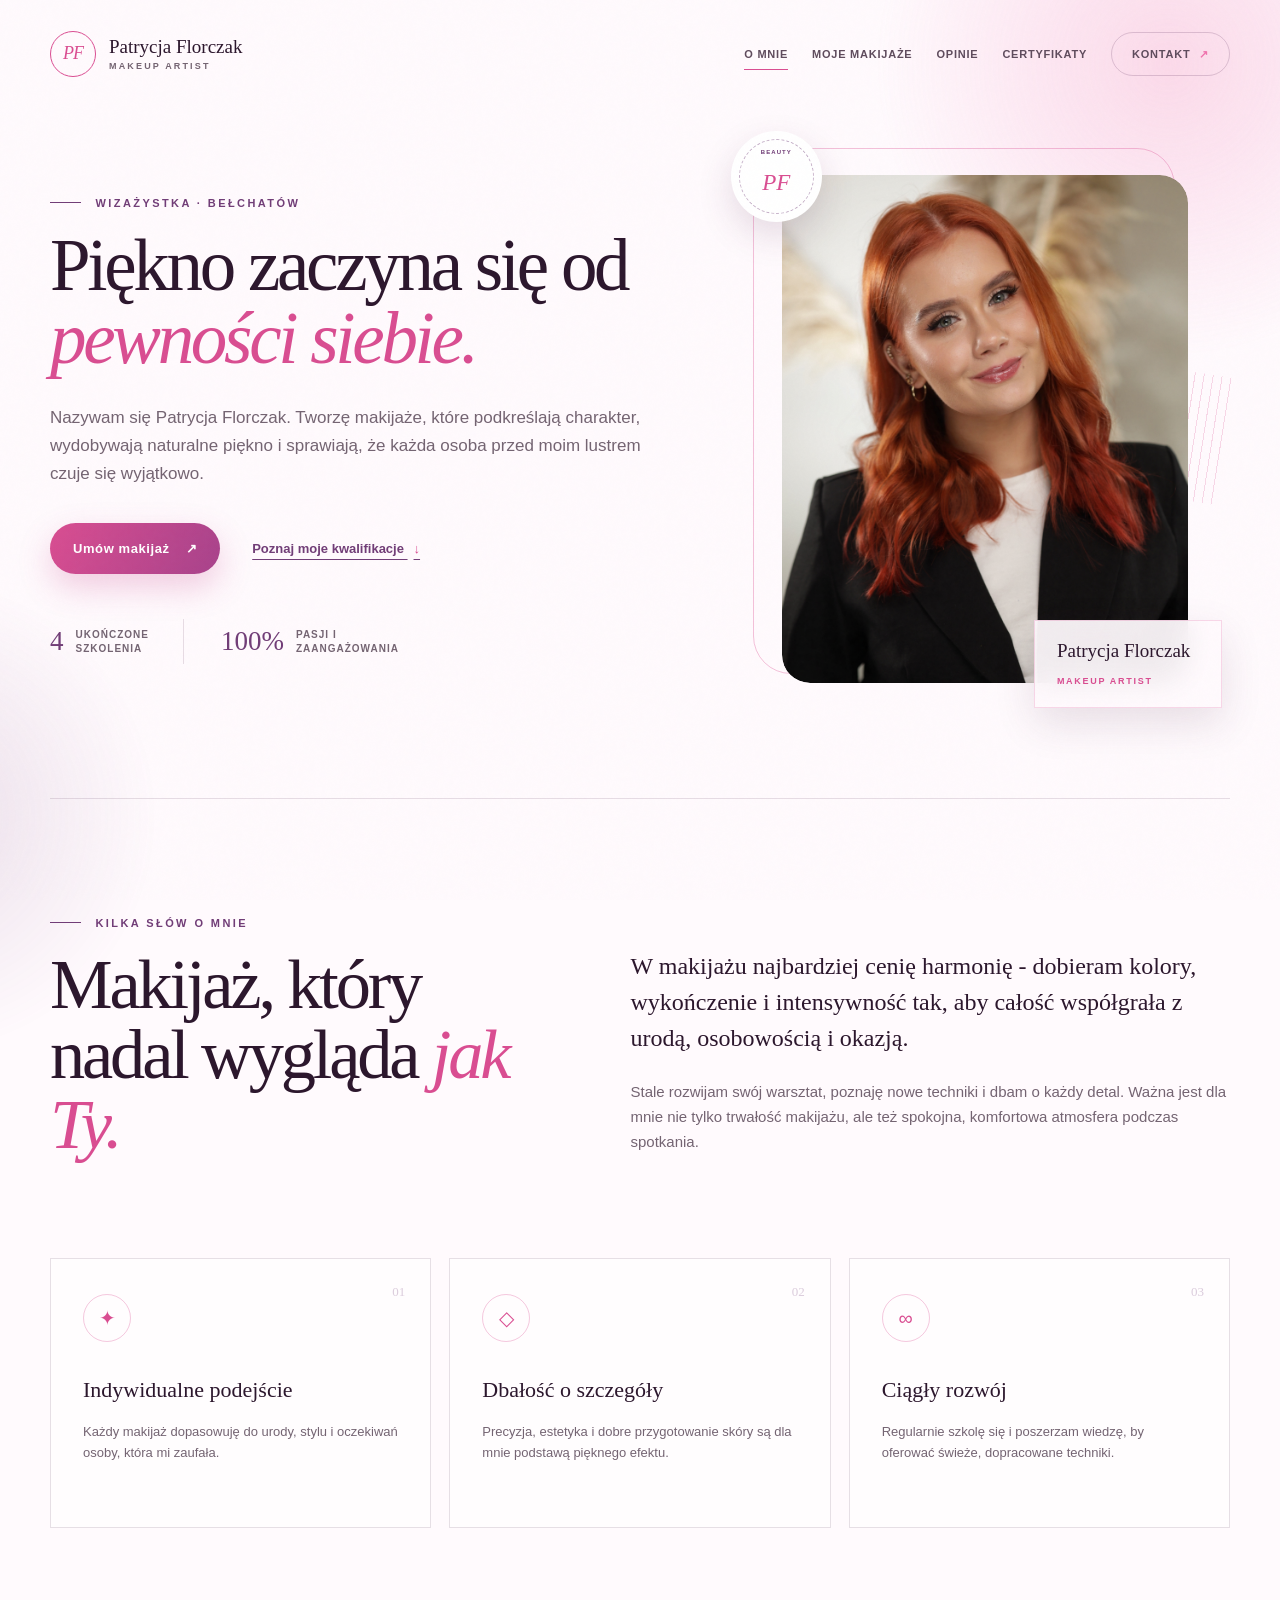
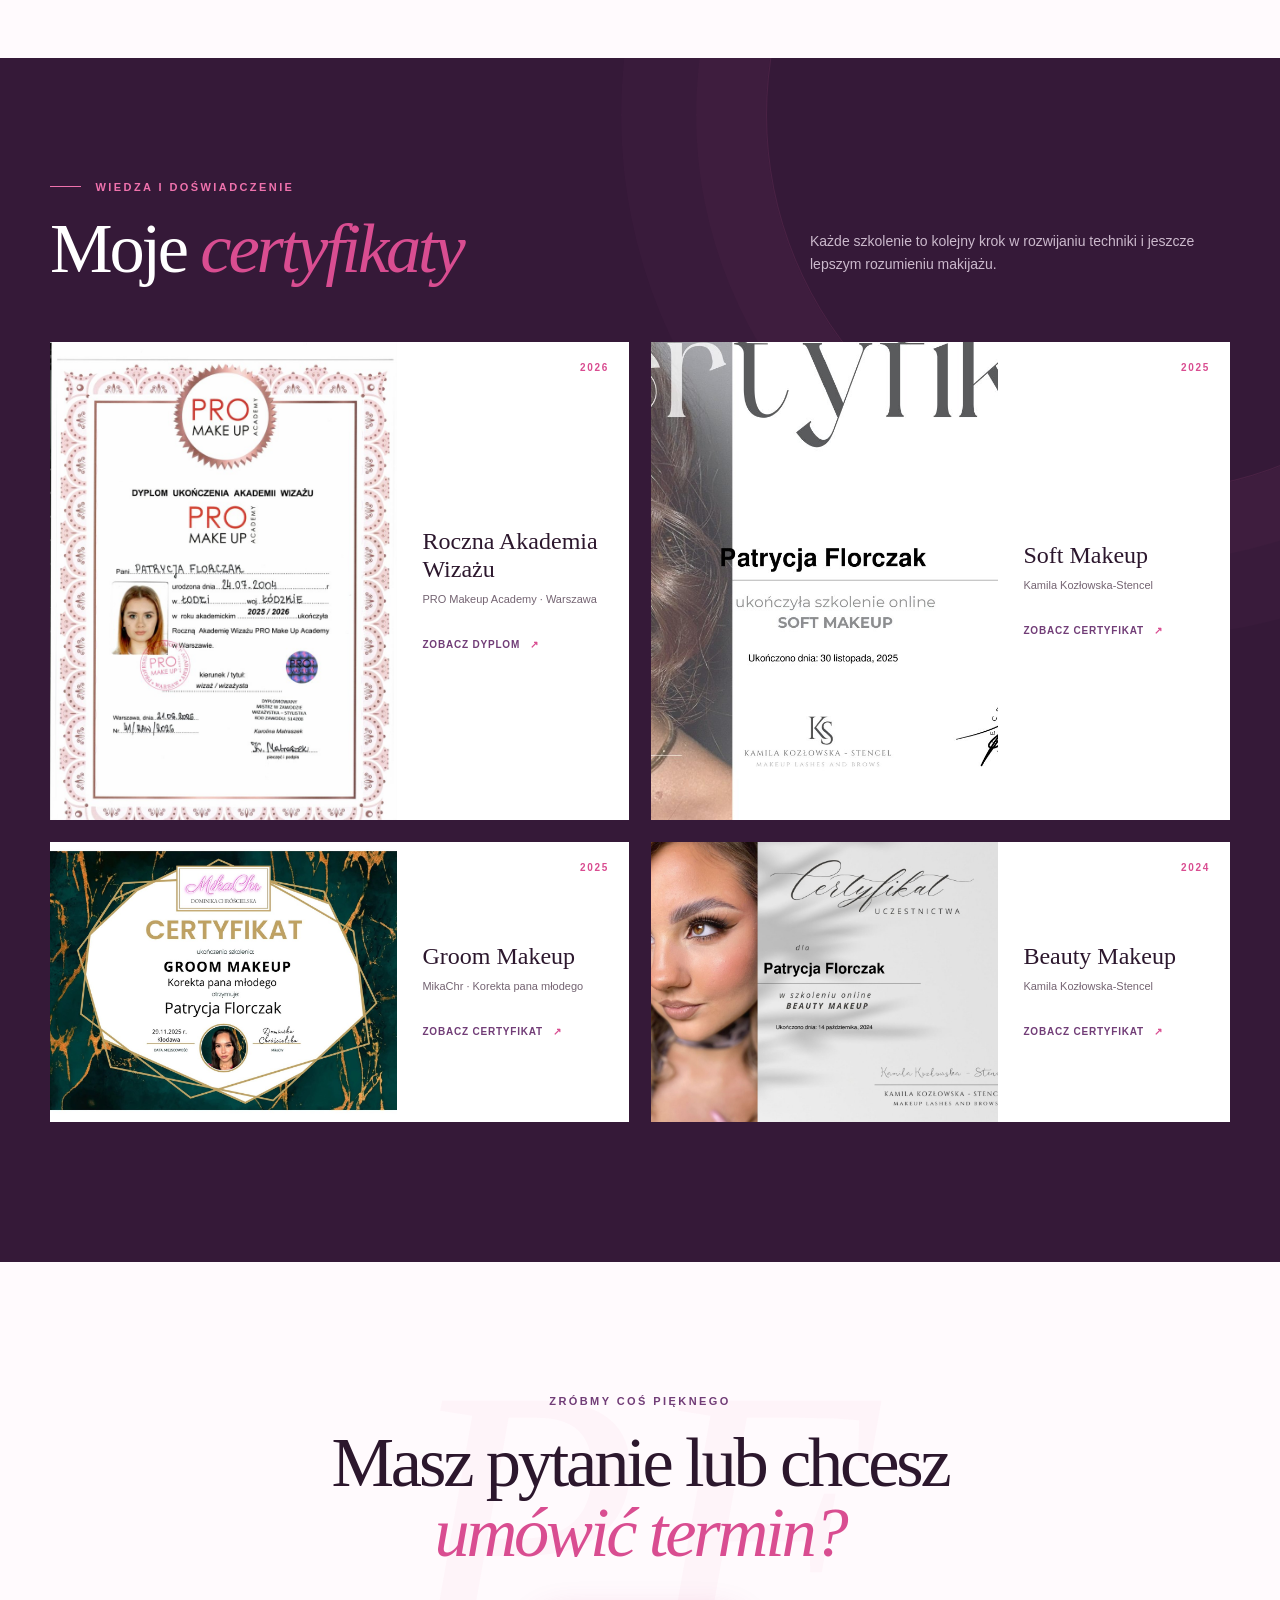
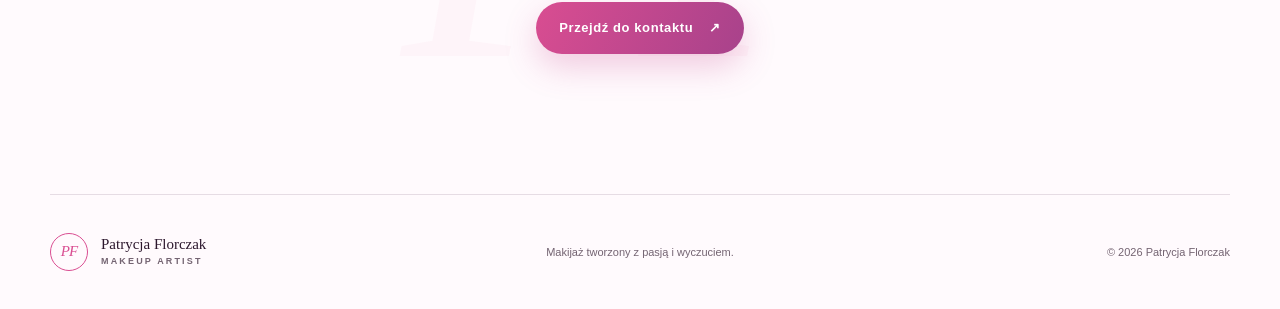
<file: index.html>
<!doctype html>
<html lang="pl">
<head>
  <meta charset="utf-8">
  <meta name="viewport" content="width=device-width, initial-scale=1">
  <meta name="description" content="Portfolio Patrycji Florczak - wizażystki, dla której makijaż jest sposobem na podkreślenie naturalnego piękna.">
  <title>Patrycja Florczak | Wizażystka</title>
  <link rel="stylesheet" href="styles.css?v=20260705-1">
  <script src="script.js?v=20260705-2" defer></script>
</head>
<body class="home-page">
  <div class="page-glow page-glow--one" aria-hidden="true"></div>
  <div class="page-glow page-glow--two" aria-hidden="true"></div>

  <header class="site-header">
    <a class="brand" href="index.html" aria-label="Patrycja Florczak - strona główna">
      <span class="brand-mark">PF</span>
      <span class="brand-text">Patrycja Florczak<small>Makeup artist</small></span>
    </a>

    <button class="menu-toggle" type="button" aria-expanded="false" aria-controls="main-nav">
      <span></span><span></span><span></span>
      <span class="sr-only">Otwórz menu</span>
    </button>

    <nav class="main-nav" id="main-nav" aria-label="Główna nawigacja">
      <a class="active" href="index.html" aria-current="page">O mnie</a>
      <a href="makijaze.html">Moje makijaże</a>
      <a href="opinie.html">Opinie</a>
      <a href="#certyfikaty">Certyfikaty</a>
      <a class="nav-contact" href="kontakt.html">Kontakt <span aria-hidden="true">↗</span></a>
    </nav>
  </header>

  <main>
    <section class="hero section-shell">
      <div class="hero-copy reveal">
        <p class="eyebrow"><span></span> Wizażystka · Bełchatów</p>
        <h1>Piękno zaczyna się od <em>pewności siebie.</em></h1>
        <p class="hero-lead">Nazywam się Patrycja Florczak. Tworzę makijaże, które podkreślają charakter, wydobywają naturalne piękno i sprawiają, że każda osoba przed moim lustrem czuje się wyjątkowo.</p>
        <div class="hero-actions">
          <a class="button button--primary" href="kontakt.html">Umów makijaż <span aria-hidden="true">↗</span></a>
          <a class="text-link" href="#certyfikaty">Poznaj moje kwalifikacje <span aria-hidden="true">↓</span></a>
        </div>
        <div class="hero-facts" aria-label="Najważniejsze informacje">
          <div><strong>4</strong><span>ukończone<br>szkolenia</span></div>
          <div><strong>100%</strong><span>pasji i<br>zaangażowania</span></div>
        </div>
      </div>

      <div class="hero-visual reveal reveal--delay">
        <div class="photo-frame">
          <div class="photo-accent" aria-hidden="true"></div>
          <button class="profile-photo-button" type="button" aria-label="Powiększ zdjęcie profilowe">
            <img src="assets/patrycja-florczak.JPG" alt="Patrycja Florczak - wizażystka" width="900" height="1200">
            <span class="photo-zoom-hint" aria-hidden="true">Powiększ ↗</span>
          </button>
          <div class="photo-caption">
            <span>Patrycja Florczak</span>
            <small>Makeup artist</small>
          </div>
        </div>
        <div class="round-stamp" aria-hidden="true"><span></span></div>
      </div>
    </section>

    <section class="about section-shell" id="o-mnie">
      <div class="section-intro reveal">
        <p class="eyebrow"><span></span> Kilka słów o mnie</p>
        <h2>Makijaż, który nadal wygląda <em>jak Ty.</em></h2>
      </div>
      <div class="about-copy reveal reveal--delay">
        <p class="lead-paragraph">W makijażu najbardziej cenię harmonię - dobieram kolory, wykończenie i intensywność tak, aby całość współgrała z urodą, osobowością i okazją.</p>
        <p>Stale rozwijam swój warsztat, poznaję nowe techniki i dbam o każdy detal. Ważna jest dla mnie nie tylko trwałość makijażu, ale też spokojna, komfortowa atmosfera podczas spotkania.</p>
      </div>

      <div class="values-grid">
        <article class="value-card reveal">
          <span class="value-number">01</span>
          <div class="value-icon" aria-hidden="true">✦</div>
          <h3>Indywidualne podejście</h3>
          <p>Każdy makijaż dopasowuję do urody, stylu i oczekiwań osoby, która mi zaufała.</p>
        </article>
        <article class="value-card reveal reveal--delay">
          <span class="value-number">02</span>
          <div class="value-icon" aria-hidden="true">◇</div>
          <h3>Dbałość o szczegóły</h3>
          <p>Precyzja, estetyka i dobre przygotowanie skóry są dla mnie podstawą pięknego efektu.</p>
        </article>
        <article class="value-card reveal reveal--delay-2">
          <span class="value-number">03</span>
          <div class="value-icon" aria-hidden="true">∞</div>
          <h3>Ciągły rozwój</h3>
          <p>Regularnie szkolę się i poszerzam wiedzę, by oferować świeże, dopracowane techniki.</p>
        </article>
      </div>
    </section>

    <section class="certificates" id="certyfikaty">
      <div class="section-shell">
        <div class="certificates-heading reveal">
          <div>
            <p class="eyebrow eyebrow--light"><span></span> Wiedza i doświadczenie</p>
            <h2>Moje <em>certyfikaty</em></h2>
          </div>
          <p>Każde szkolenie to kolejny krok w rozwijaniu techniki i jeszcze lepszym rozumieniu makijażu.</p>
        </div>

        <div class="certificates-grid">
          <a class="certificate-card certificate-card--portrait reveal" href="assets/dyplom-pro-makeup.jpg" target="_blank" rel="noopener" aria-label="Otwórz dyplom Akademii Wizażu PRO Makeup Academy jako obraz JPG">
            <div class="certificate-image"><img src="assets/dyplom-pro-makeup.jpg" alt="Dyplom Akademii Wizażu PRO Makeup Academy" loading="lazy"></div>
            <div class="certificate-info">
              <span class="certificate-year">2026</span>
              <h3>Roczna Akademia Wizażu</h3>
              <p>PRO Makeup Academy · Warszawa</p>
              <span class="certificate-link">Zobacz dyplom <b aria-hidden="true">↗</b></span>
            </div>
          </a>

          <a class="certificate-card reveal reveal--delay" href="assets/certyfikat-soft-makeup.jpg" target="_blank" rel="noopener" aria-label="Otwórz certyfikat Soft Makeup jako obraz JPG">
            <div class="certificate-image"><img src="assets/certyfikat-soft-makeup.jpg" alt="Certyfikat szkolenia Soft Makeup" loading="lazy"></div>
            <div class="certificate-info">
              <span class="certificate-year">2025</span>
              <h3>Soft Makeup</h3>
              <p>Kamila Kozłowska-Stencel</p>
              <span class="certificate-link">Zobacz certyfikat <b aria-hidden="true">↗</b></span>
            </div>
          </a>

          <a class="certificate-card reveal" href="assets/certyfikat-groom-makeup.jpg" target="_blank" rel="noopener" aria-label="Otwórz certyfikat Groom Makeup">
            <div class="certificate-image"><img src="assets/certyfikat-groom-makeup.jpg" alt="Certyfikat szkolenia Groom Makeup" loading="lazy"></div>
            <div class="certificate-info">
              <span class="certificate-year">2025</span>
              <h3>Groom Makeup</h3>
              <p>MikaChr · Korekta pana młodego</p>
              <span class="certificate-link">Zobacz certyfikat <b aria-hidden="true">↗</b></span>
            </div>
          </a>

          <a class="certificate-card reveal reveal--delay" href="assets/certyfikat-beauty-makeup.jpg" target="_blank" rel="noopener" aria-label="Otwórz certyfikat Beauty Makeup jako obraz JPG">
            <div class="certificate-image"><img src="assets/certyfikat-beauty-makeup.jpg" alt="Certyfikat szkolenia Beauty Makeup" loading="lazy"></div>
            <div class="certificate-info">
              <span class="certificate-year">2024</span>
              <h3>Beauty Makeup</h3>
              <p>Kamila Kozłowska-Stencel</p>
              <span class="certificate-link">Zobacz certyfikat <b aria-hidden="true">↗</b></span>
            </div>
          </a>
        </div>
      </div>
    </section>

    <section class="cta section-shell reveal">
      <div class="cta-decoration" aria-hidden="true">PF</div>
      <p class="eyebrow"><span></span> Zróbmy coś pięknego</p>
      <h2>Masz pytanie lub chcesz<br><em>umówić termin?</em></h2>
      <a class="button button--primary" href="kontakt.html">Przejdź do kontaktu <span aria-hidden="true">↗</span></a>
    </section>
  </main>

  <dialog class="profile-dialog" id="profile-dialog" aria-label="Powiększone zdjęcie profilowe Patrycji Florczak">
    <button class="profile-dialog-close" type="button" aria-label="Zamknij powiększone zdjęcie">×</button>
    <div class="profile-dialog-content">
      <img src="assets/patrycja-florczak.JPG" alt="Patrycja Florczak - zdjęcie profilowe w pełnym rozmiarze">
      <p>Patrycja Florczak <span>Makeup artist</span></p>
    </div>
  </dialog>

  <footer class="site-footer">
    <a class="brand brand--footer" href="index.html">
      <span class="brand-mark">PF</span>
      <span class="brand-text">Patrycja Florczak<small>Makeup artist</small></span>
    </a>
    <p>Makijaż tworzony z pasją i wyczuciem.</p>
    <p class="copyright">© <span data-current-year>2026</span> Patrycja Florczak</p>
  </footer>
</body>
</html>
</file>
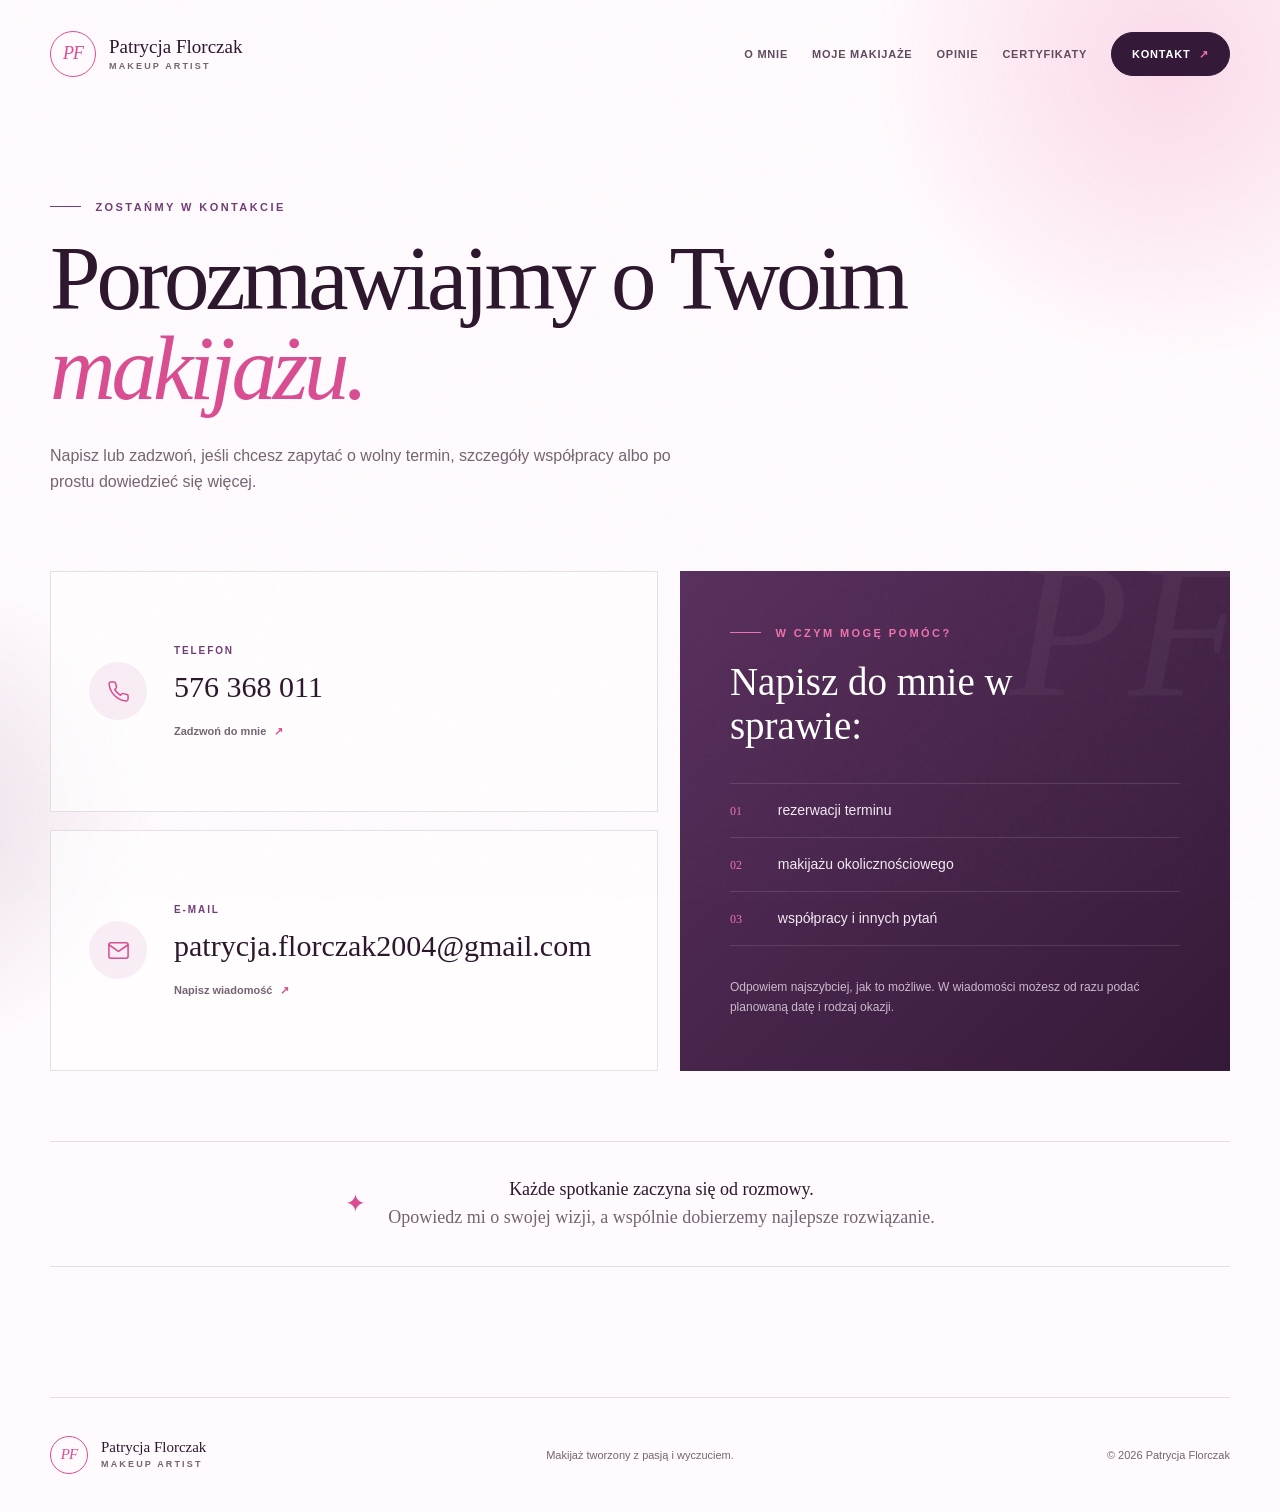
<file: kontakt.html>
<!doctype html>
<html lang="pl">
<head>
  <meta charset="utf-8">
  <meta name="viewport" content="width=device-width, initial-scale=1">
  <meta name="description" content="Skontaktuj się z Patrycją Florczak - wizażystką z Łodzi.">
  <title>Kontakt | Patrycja Florczak</title>
  <link rel="stylesheet" href="styles.css?v=20260705-1">
  <script src="script.js?v=20260705-2" defer></script>
</head>
<body class="contact-page">
  <div class="page-glow page-glow--one" aria-hidden="true"></div>
  <div class="page-glow page-glow--two" aria-hidden="true"></div>

  <header class="site-header">
    <a class="brand" href="index.html" aria-label="Patrycja Florczak - strona główna">
      <span class="brand-mark">PF</span>
      <span class="brand-text">Patrycja Florczak<small>Makeup artist</small></span>
    </a>

    <button class="menu-toggle" type="button" aria-expanded="false" aria-controls="main-nav">
      <span></span><span></span><span></span>
      <span class="sr-only">Otwórz menu</span>
    </button>

    <nav class="main-nav" id="main-nav" aria-label="Główna nawigacja">
      <a href="index.html">O mnie</a>
      <a href="makijaze.html">Moje makijaże</a>
      <a href="opinie.html">Opinie</a>
      <a href="index.html#certyfikaty">Certyfikaty</a>
      <a class="nav-contact active" href="kontakt.html" aria-current="page">Kontakt <span aria-hidden="true">↗</span></a>
    </nav>
  </header>

  <main class="contact-main section-shell">
    <section class="contact-heading reveal">
      <p class="eyebrow"><span></span> Zostańmy w kontakcie</p>
      <h1>Porozmawiajmy o Twoim <em>makijażu.</em></h1>
      <p>Napisz lub zadzwoń, jeśli chcesz zapytać o wolny termin, szczegóły współpracy albo po prostu dowiedzieć się więcej.</p>
    </section>

    <section class="contact-layout">
      <div class="contact-cards">
        <a class="contact-card reveal" href="tel:+48576368011">
          <span class="contact-icon" aria-hidden="true">
            <svg viewBox="0 0 24 24"><path d="M22 16.92v3a2 2 0 0 1-2.18 2 19.79 19.79 0 0 1-8.63-3.07 19.5 19.5 0 0 1-6-6A19.79 19.79 0 0 1 2.12 4.18 2 2 0 0 1 4.11 2h3a2 2 0 0 1 2 1.72c.13.96.36 1.9.69 2.8a2 2 0 0 1-.45 2.11L8.09 9.91a16 16 0 0 0 6 6l1.27-1.27a2 2 0 0 1 2.11-.45c.91.33 1.85.56 2.81.69A2 2 0 0 1 22 16.92z"/></svg>
          </span>
          <span class="contact-card-copy">
            <small>Telefon</small>
            <strong>576 368 011</strong>
            <span>Zadzwoń do mnie <b aria-hidden="true">↗</b></span>
          </span>
        </a>

        <a class="contact-card reveal reveal--delay" href="mailto:patrycja.florczak2004@gmail.com">
          <span class="contact-icon" aria-hidden="true">
            <svg viewBox="0 0 24 24"><path d="M4 4h16a2 2 0 0 1 2 2v12a2 2 0 0 1-2 2H4a2 2 0 0 1-2-2V6a2 2 0 0 1 2-2z"/><path d="m22 6-10 7L2 6"/></svg>
          </span>
          <span class="contact-card-copy">
            <small>E-mail</small>
            <strong>patrycja.florczak2004<wbr>@gmail.com</strong>
            <span>Napisz wiadomość <b aria-hidden="true">↗</b></span>
          </span>
        </a>
      </div>

      <aside class="contact-panel reveal reveal--delay-2">
        <span class="contact-panel-number">PF</span>
        <p class="eyebrow eyebrow--light"><span></span> W czym mogę pomóc?</p>
        <h2>Napisz do mnie w sprawie:</h2>
        <ul>
          <li><span>01</span> rezerwacji terminu</li>
          <li><span>02</span> makijażu okolicznościowego</li>
          <li><span>03</span> współpracy i innych pytań</li>
        </ul>
        <p class="contact-panel-note">Odpowiem najszybciej, jak to możliwe. W wiadomości możesz od razu podać planowaną datę i rodzaj okazji.</p>
      </aside>
    </section>

    <section class="contact-note reveal">
      <span aria-hidden="true">✦</span>
      <p><strong>Każde spotkanie zaczyna się od rozmowy.</strong><br>Opowiedz mi o swojej wizji, a wspólnie dobierzemy najlepsze rozwiązanie.</p>
    </section>
  </main>

  <footer class="site-footer">
    <a class="brand brand--footer" href="index.html">
      <span class="brand-mark">PF</span>
      <span class="brand-text">Patrycja Florczak<small>Makeup artist</small></span>
    </a>
    <p>Makijaż tworzony z pasją i wyczuciem.</p>
    <p class="copyright">© <span data-current-year>2026</span> Patrycja Florczak</p>
  </footer>
</body>
</html>
</file>
<file: styles.css>
:root {
  --ink: #2c172d;
  --muted: #746472;
  --paper: #fffafd;
  --paper-deep: #f8edf5;
  --pink: #d94d91;
  --pink-bright: #ef72ad;
  --rose: #f3b4d1;
  --purple: #713d77;
  --plum: #351938;
  --plum-light: #58305d;
  --line: rgba(83, 43, 81, .14);
  --shadow: 0 28px 80px rgba(86, 43, 79, .14);
  --serif: Georgia, "Times New Roman", serif;
  --sans: "Segoe UI", Arial, sans-serif;
}

* { box-sizing: border-box; }
html { scroll-behavior: smooth; overflow-x: hidden; }
body {
  margin: 0;
  color: var(--ink);
  background: var(--paper);
  font-family: var(--sans);
  line-height: 1.65;
  overflow-x: hidden;
}
body::before {
  content: "";
  position: fixed;
  inset: 0;
  pointer-events: none;
  opacity: .23;
  z-index: 20;
  background-image: url("data:image/svg+xml,%3Csvg viewBox='0 0 180 180' xmlns='http://www.w3.org/2000/svg'%3E%3Cfilter id='n'%3E%3CfeTurbulence type='fractalNoise' baseFrequency='.9' numOctaves='3' stitchTiles='stitch'/%3E%3C/filter%3E%3Crect width='100%25' height='100%25' filter='url(%23n)' opacity='.08'/%3E%3C/svg%3E");
}

a { color: inherit; }
img { max-width: 100%; display: block; }
button, a { -webkit-tap-highlight-color: transparent; }
.sr-only { position: absolute; width: 1px; height: 1px; padding: 0; margin: -1px; overflow: hidden; clip: rect(0, 0, 0, 0); white-space: nowrap; border: 0; }

.page-glow { position: fixed; border-radius: 50%; filter: blur(2px); pointer-events: none; z-index: -1; }
.page-glow--one { width: 38rem; height: 38rem; top: -15rem; right: -12rem; background: radial-gradient(circle, rgba(239,114,173,.24), transparent 68%); }
.page-glow--two { width: 30rem; height: 30rem; top: 36rem; left: -20rem; background: radial-gradient(circle, rgba(113,61,119,.14), transparent 70%); }

.section-shell, .site-header, .site-footer { width: min(1180px, calc(100% - 48px)); margin-inline: auto; }
.site-header {
  height: 108px;
  display: flex;
  align-items: center;
  justify-content: space-between;
  position: relative;
  z-index: 30;
}
.brand { display: inline-flex; align-items: center; gap: 13px; text-decoration: none; }
.brand-mark {
  width: 46px;
  height: 46px;
  display: grid;
  place-items: center;
  border: 1px solid var(--pink);
  border-radius: 50%;
  color: var(--pink);
  font-family: var(--serif);
  font-size: 18px;
  font-style: italic;
  letter-spacing: -1px;
}
.brand-text { font-family: var(--serif); font-size: 19px; line-height: 1.05; }
.brand-text small { display: block; margin-top: 5px; color: var(--muted); font-family: var(--sans); font-size: 9px; font-weight: 600; letter-spacing: .24em; text-transform: uppercase; }
.main-nav { display: flex; align-items: center; gap: 24px; }
.main-nav a { position: relative; color: #5f4c5d; font-size: 11px; font-weight: 700; letter-spacing: .07em; text-decoration: none; text-transform: uppercase; }
.main-nav a:not(.nav-contact)::after { content: ""; position: absolute; left: 0; bottom: -7px; width: 0; height: 1px; background: var(--pink); transition: width .25s ease; }
.main-nav a:not(.nav-contact):hover::after, .main-nav a.active:not(.nav-contact)::after { width: 100%; }
.nav-contact { padding: 12px 20px; border: 1px solid rgba(91,49,91,.2); border-radius: 999px; transition: background .25s, color .25s, border-color .25s; }
.nav-contact:hover, .nav-contact.active { color: #fff; border-color: var(--plum); background: var(--plum); }
.nav-contact span { color: var(--pink-bright); margin-left: 5px; }
.menu-toggle { display: none; border: 0; background: transparent; padding: 8px; }
.menu-toggle > span:not(.sr-only) { display: block; width: 25px; height: 2px; margin: 5px 0; background: var(--ink); transition: transform .25s, opacity .25s; }

.hero { min-height: 690px; display: grid; grid-template-columns: 1.05fr .82fr; gap: 62px; align-items: center; padding: 48px 0 96px; }
.eyebrow { margin: 0 0 18px; color: var(--purple); font-size: 11px; font-weight: 800; letter-spacing: .22em; text-transform: uppercase; }
.eyebrow > span { display: inline-block; width: 31px; height: 1px; margin: 0 9px 4px 0; background: currentColor; }
.hero h1, .section-intro h2, .certificates h2, .cta h2, .contact-heading h1, .page-heading h1 {
  margin: 0;
  font-family: var(--serif);
  font-weight: 400;
  line-height: .99;
  letter-spacing: -.045em;
}
.hero h1 { max-width: 670px; font-size: clamp(57px, 5.7vw, 82px); }
em { color: var(--pink); font-weight: 400; }
.hero h1 em { display: block; }
.hero-lead { max-width: 610px; margin: 29px 0 0; color: var(--muted); font-size: 17px; }
.hero-actions { display: flex; align-items: center; gap: 32px; margin-top: 35px; }
.button { display: inline-flex; align-items: center; gap: 16px; padding: 15px 23px; border: 0; border-radius: 999px; font-size: 13px; font-weight: 750; letter-spacing: .045em; text-decoration: none; transition: transform .25s, box-shadow .25s, background .25s; }
.button--primary { color: #fff; background: linear-gradient(115deg, var(--pink), #a8428b); box-shadow: 0 13px 32px rgba(199, 67, 139, .25); }
.button:hover { transform: translateY(-3px); box-shadow: 0 17px 38px rgba(199, 67, 139, .35); }
.text-link { color: var(--purple); font-size: 13px; font-weight: 700; text-underline-offset: 6px; }
.text-link span { margin-left: 6px; color: var(--pink); }
.hero-facts { display: flex; gap: 37px; margin-top: 45px; }
.hero-facts > div { display: flex; align-items: center; gap: 12px; padding-right: 34px; border-right: 1px solid var(--line); }
.hero-facts > div:last-child { border-right: 0; }
.hero-facts strong { color: var(--purple); font-family: var(--serif); font-size: 27px; font-weight: 400; }
.hero-facts span { color: var(--muted); font-size: 10px; font-weight: 700; line-height: 1.35; letter-spacing: .1em; text-transform: uppercase; }

.hero-visual { position: relative; isolation: isolate; overflow: visible; justify-self: center; width: min(100%, 430px); }
.photo-frame { position: relative; padding: 12px; }
.photo-frame::before { content: ""; position: absolute; inset: -15px 25px 21px -17px; z-index: -1; border: 1px solid rgba(218,77,145,.33); border-radius: 38px; }
.profile-photo-button { position: relative; display: block; width: 100%; padding: 0; border: 0; border-radius: 28px; background: transparent; cursor: zoom-in; overflow: hidden; }
.photo-frame img { width: 100%; height: auto; aspect-ratio: 4 / 5; object-fit: cover; object-position: center top; border-radius: 28px; box-shadow: var(--shadow); transition: transform .45s ease, filter .45s ease; }
.profile-photo-button:hover img { transform: scale(1.025); filter: brightness(.94); }
.photo-zoom-hint { position: absolute; right: 16px; top: 16px; padding: 8px 12px; border-radius: 999px; color: var(--plum); background: rgba(255,250,253,.9); font-size: 9px; font-weight: 800; letter-spacing: .08em; text-transform: uppercase; opacity: 0; transform: translateY(-5px); transition: opacity .25s, transform .25s; backdrop-filter: blur(8px); }
.profile-photo-button:hover .photo-zoom-hint, .profile-photo-button:focus-visible .photo-zoom-hint { opacity: 1; transform: translateY(0); }
.profile-photo-button:focus-visible { outline: 3px solid var(--pink); outline-offset: 5px; }
.photo-accent { position: absolute; inset: 39% -26px auto auto; width: 86px; height: 128px; z-index: -1; background: repeating-linear-gradient(90deg, rgba(218,77,145,.2) 0 1px, transparent 1px 9px); transform: rotate(9deg); }
.photo-caption { position: absolute; right: -22px; bottom: -13px; min-width: 188px; padding: 14px 22px; border: 1px solid rgba(218,77,145,.2); background: rgba(255,250,253,.94); box-shadow: 0 15px 40px rgba(75,37,70,.13); backdrop-filter: blur(14px); }
.photo-caption span { display: block; font-family: var(--serif); font-size: 19px; }
.photo-caption small { color: var(--pink); font-size: 9px; font-weight: 800; letter-spacing: .19em; text-transform: uppercase; }
.round-stamp { position: absolute; z-index: 3; left: -39px; top: -32px; width: 91px; aspect-ratio: 1; display: grid; place-items: center; border-radius: 50%; color: var(--purple); background: #fff; box-shadow: 0 14px 35px rgba(87,42,80,.15); pointer-events: none; }
.round-stamp span { position: absolute; inset: 8px; border: 1px dashed rgba(113,61,119,.42); border-radius: 50%; }
.round-stamp span::before { content: "BEAUTY"; position: absolute; left: 50%; top: 9px; padding: 0 4px; color: var(--purple); background: #fff; font-size: 6px; font-weight: 800; line-height: 1; letter-spacing: .18em; transform: translateX(-50%); }
.round-stamp::after { content: "PF"; position: relative; z-index: 2; display: block; color: var(--pink); font-family: var(--serif); font-size: 23px; font-style: italic; font-weight: 400; line-height: 1; transform: translateY(6px); }
.round-stamp b { display: none; }

.profile-dialog { width: min(760px, calc(100% - 34px)); max-height: 92vh; padding: 0; border: 0; color: #fff; background: transparent; overflow: visible; }
.profile-dialog::backdrop { background: rgba(27,11,28,.86); backdrop-filter: blur(9px); }
.profile-dialog-content { position: relative; display: grid; justify-items: center; }
.profile-dialog-content img { width: auto; max-width: 100%; max-height: 84vh; border-radius: 18px; object-fit: contain; box-shadow: 0 30px 100px rgba(0,0,0,.5); }
.profile-dialog-content p { position: absolute; left: 50%; bottom: 18px; margin: 0; padding: 12px 20px; color: var(--ink); background: rgba(255,250,253,.92); font-family: var(--serif); font-size: 17px; transform: translateX(-50%); white-space: nowrap; backdrop-filter: blur(9px); }
.profile-dialog-content p span { display: block; color: var(--pink); font-family: var(--sans); font-size: 8px; font-weight: 800; letter-spacing: .16em; text-align: center; text-transform: uppercase; }
.profile-dialog-close { position: fixed; z-index: 3; right: 24px; top: 20px; width: 48px; height: 48px; border: 1px solid rgba(255,255,255,.38); border-radius: 50%; color: #fff; background: rgba(53,25,56,.55); font: 300 32px/1 var(--sans); cursor: pointer; backdrop-filter: blur(8px); }
.profile-dialog-close:focus-visible { outline: 3px solid var(--pink-bright); outline-offset: 4px; }

.about { display: grid; grid-template-columns: .9fr 1.1fr; gap: 45px 90px; padding: 115px 0 130px; border-top: 1px solid var(--line); }
.section-intro h2, .certificates h2, .cta h2 { font-size: clamp(48px, 5.5vw, 76px); }
.about-copy { padding-top: 34px; color: var(--muted); font-size: 15px; }
.about-copy p { max-width: 620px; }
.about-copy .lead-paragraph { margin-top: 0; color: var(--ink); font-family: var(--serif); font-size: 24px; line-height: 1.5; }
.edit-note { margin-top: 27px; padding: 13px 16px; border-left: 2px solid var(--rose); color: #927f90; background: rgba(243,180,209,.12); font-size: 12px; }
.values-grid { grid-column: 1 / -1; display: grid; grid-template-columns: repeat(3, 1fr); gap: 18px; margin-top: 44px; }
.value-card { position: relative; min-height: 270px; padding: 35px 32px; border: 1px solid var(--line); background: rgba(255,255,255,.55); transition: transform .3s, border-color .3s, box-shadow .3s; }
.value-card:hover { transform: translateY(-7px); border-color: rgba(218,77,145,.32); box-shadow: var(--shadow); }
.value-number { position: absolute; right: 25px; top: 22px; color: rgba(113,61,119,.25); font-family: var(--serif); font-size: 13px; }
.value-icon { width: 48px; height: 48px; display: grid; place-items: center; margin-bottom: 30px; border: 1px solid rgba(218,77,145,.3); border-radius: 50%; color: var(--pink); font-size: 20px; }
.value-card h3 { margin: 0 0 12px; font-family: var(--serif); font-size: 22px; font-weight: 400; }
.value-card p { margin: 0; color: var(--muted); font-size: 13px; }

.certificates { position: relative; padding: 120px 0 140px; color: #fff; background: var(--plum); overflow: hidden; }
.certificates::before { content: ""; position: absolute; top: -20rem; right: -15rem; width: 47rem; height: 47rem; border: 1px solid rgba(239,114,173,.11); border-radius: 50%; box-shadow: 0 0 0 70px rgba(239,114,173,.025), 0 0 0 145px rgba(239,114,173,.02); }
.certificates-heading { position: relative; display: flex; align-items: end; justify-content: space-between; gap: 50px; margin-bottom: 58px; }
.certificates-heading > p { max-width: 420px; margin: 0 0 8px; color: #cbb9cc; font-size: 14px; }
.eyebrow--light { color: var(--pink-bright); }
.certificates-grid { position: relative; display: grid; grid-template-columns: repeat(2, minmax(0, 1fr)); gap: 22px; }
.certificate-card { display: grid; grid-template-columns: 1.2fr .8fr; min-height: 280px; color: var(--ink); background: #fff; text-decoration: none; overflow: hidden; transition: transform .35s, box-shadow .35s; }
.certificate-card:hover { transform: translateY(-7px); box-shadow: 0 28px 75px rgba(0,0,0,.3); }
.certificate-image { min-height: 100%; overflow: hidden; background: #eee4ea; }
.certificate-image img { width: 100%; height: 100%; object-fit: cover; transition: transform .5s; }
.certificate-card:hover img { transform: scale(1.035); }
.certificate-card--portrait .certificate-image img { object-position: center 24%; }
.certificate-info { position: relative; display: flex; flex-direction: column; justify-content: center; padding: 28px 25px; }
.certificate-year { position: absolute; top: 18px; right: 20px; color: var(--pink); font-size: 10px; font-weight: 800; letter-spacing: .17em; }
.certificate-info h3 { margin: 20px 0 7px; font-family: var(--serif); font-size: 24px; font-weight: 400; line-height: 1.15; }
.certificate-info p { margin: 0; color: var(--muted); font-size: 11px; line-height: 1.5; }
.certificate-link { margin-top: 30px; color: var(--purple); font-size: 10px; font-weight: 800; letter-spacing: .08em; text-transform: uppercase; }
.certificate-link b { margin-left: 6px; color: var(--pink); }

.cta { position: relative; padding: 130px 0 140px; text-align: center; overflow: hidden; }
.cta .eyebrow > span { display: none; }
.cta h2 { margin-bottom: 35px; }
.cta-decoration { position: absolute; inset: 50% auto auto 50%; z-index: -1; color: rgba(218,77,145,.035); font-family: var(--serif); font-size: 390px; font-style: italic; line-height: 1; transform: translate(-50%, -51%); }

.site-footer { min-height: 115px; display: grid; grid-template-columns: 1fr 1fr 1fr; align-items: center; gap: 30px; border-top: 1px solid var(--line); }
.brand--footer .brand-mark { width: 38px; height: 38px; font-size: 15px; }
.brand--footer .brand-text { font-size: 15px; }
.site-footer > p { margin: 0; color: var(--muted); font-size: 11px; text-align: center; }
.site-footer .copyright { text-align: right; }

/* Contact */
.contact-main { padding: 90px 0 130px; }
.contact-heading { max-width: 860px; margin-bottom: 75px; }
.contact-heading h1 { font-size: clamp(57px, 7.1vw, 95px); }
.contact-heading > p:last-child { max-width: 630px; margin: 29px 0 0; color: var(--muted); font-size: 16px; }
.contact-layout { display: grid; grid-template-columns: 1.05fr .95fr; gap: 22px; align-items: stretch; }
.contact-cards { display: grid; gap: 18px; }
.contact-card { min-height: 198px; display: flex; align-items: center; gap: 27px; padding: 38px; border: 1px solid var(--line); background: rgba(255,255,255,.63); text-decoration: none; transition: transform .3s, border-color .3s, box-shadow .3s; }
.contact-card:hover { transform: translateX(7px); border-color: rgba(218,77,145,.33); box-shadow: var(--shadow); }
.contact-icon { flex: 0 0 auto; width: 58px; height: 58px; display: grid; place-items: center; border-radius: 50%; color: var(--pink); background: var(--paper-deep); }
.contact-icon svg { width: 23px; height: 23px; fill: none; stroke: currentColor; stroke-linecap: round; stroke-linejoin: round; stroke-width: 1.6; }
.contact-card-copy { min-width: 0; display: block; }
.contact-card-copy small { display: block; margin-bottom: 8px; color: var(--purple); font-size: 10px; font-weight: 800; letter-spacing: .19em; text-transform: uppercase; }
.contact-card-copy strong { display: block; font-family: var(--serif); font-size: clamp(21px, 2.4vw, 30px); font-weight: 400; line-height: 1.3; overflow-wrap: anywhere; }
.contact-card-copy > span { display: block; margin-top: 16px; color: var(--muted); font-size: 11px; font-weight: 700; }
.contact-card-copy b { margin-left: 5px; color: var(--pink); }
.contact-panel { position: relative; padding: 53px 50px; color: #fff; background: linear-gradient(135deg, var(--plum-light), var(--plum)); overflow: hidden; }
.contact-panel-number { position: absolute; right: -18px; top: -39px; color: rgba(255,255,255,.04); font-family: var(--serif); font-size: 195px; font-style: italic; line-height: 1; }
.contact-panel h2 { position: relative; max-width: 350px; margin: 0 0 35px; font-family: var(--serif); font-size: 39px; font-weight: 400; line-height: 1.13; }
.contact-panel ul { position: relative; margin: 0; padding: 0; list-style: none; }
.contact-panel li { padding: 15px 0; border-top: 1px solid rgba(255,255,255,.12); color: #f3e9f2; font-size: 14px; }
.contact-panel li:last-child { border-bottom: 1px solid rgba(255,255,255,.12); }
.contact-panel li span { display: inline-block; width: 44px; color: var(--pink-bright); font-family: var(--serif); font-size: 12px; }
.contact-panel-note { position: relative; margin: 32px 0 0; color: #cbb9cc; font-size: 12px; }
.contact-note { display: flex; align-items: center; justify-content: center; gap: 22px; margin-top: 70px; padding: 34px; border-top: 1px solid var(--line); border-bottom: 1px solid var(--line); text-align: center; }
.contact-note > span { color: var(--pink); font-size: 25px; }
.contact-note p { margin: 0; color: var(--muted); font-family: var(--serif); font-size: 18px; line-height: 1.55; }
.contact-note strong { color: var(--ink); font-weight: 400; }

/* Portfolio */
.portfolio-main, .reviews-main { padding: 82px 0 130px; }
.page-heading { max-width: 875px; margin-bottom: 68px; }
.page-heading h1 { font-size: clamp(61px, 7vw, 96px); }
.page-heading > p:last-child { max-width: 670px; margin: 28px 0 0; color: var(--muted); font-size: 16px; }
.portfolio-categories { display: grid; grid-template-columns: repeat(4, minmax(0, 1fr)); gap: 18px; }
.portfolio-card {
  position: relative;
  min-width: 0;
  aspect-ratio: .74;
  padding: 0;
  border: 0;
  color: #fff;
  background: var(--plum);
  font: inherit;
  text-align: left;
  cursor: pointer;
  overflow: hidden;
  box-shadow: 0 18px 55px rgba(62, 29, 58, .11);
  transition: transform .35s ease, box-shadow .35s ease;
}
.portfolio-card:hover { transform: translateY(-8px); box-shadow: 0 28px 70px rgba(62, 29, 58, .22); }
.portfolio-card img { width: 100%; height: 100%; object-fit: cover; object-position: center 30%; transition: transform .55s ease; }
.portfolio-card:hover img { transform: scale(1.045); }
.portfolio-card-shade { position: absolute; inset: 0; background: linear-gradient(180deg, transparent 32%, rgba(37,15,38,.88) 100%); }
.portfolio-card-content { position: absolute; inset: auto 0 0; display: flex; flex-direction: column; align-items: flex-start; padding: 28px 25px; }
.portfolio-card-content small { margin-bottom: 9px; color: var(--rose); font-size: 9px; font-weight: 800; letter-spacing: .16em; text-transform: uppercase; }
.portfolio-card-content strong { font-family: var(--serif); font-size: 27px; font-weight: 400; line-height: 1.1; }
.portfolio-card-content > span { margin-top: 16px; color: rgba(255,255,255,.78); font-size: 9px; font-weight: 800; letter-spacing: .1em; text-transform: uppercase; }
.portfolio-card:focus-visible, .star-button:focus-visible, .dialog-close:focus-visible, .gallery-arrow:focus-visible, .gallery-zoom:focus-visible, .portfolio-thumbnail:focus-visible { outline: 3px solid var(--pink-bright); outline-offset: 4px; }

.portfolio-dialog { position: relative; width: min(1060px, calc(100% - 40px)); height: min(94vh, 900px); max-height: 94vh; padding: 0; border: 0; color: var(--ink); background: var(--paper); box-shadow: 0 35px 100px rgba(29,10,30,.45); overflow: hidden; }
.portfolio-dialog::backdrop { background: rgba(27,11,28,.78); backdrop-filter: blur(7px); }
.dialog-inner { height: 100%; display: grid; grid-template-rows: auto minmax(0, 1fr) auto auto; padding: 28px 48px 18px; }
.dialog-inner header { position: relative; margin: 0 70px 18px 0; }
.dialog-inner header .eyebrow { margin-bottom: 9px; }
.dialog-inner h2 { margin: 0; font-family: var(--serif); font-size: clamp(38px, 4.4vw, 58px); font-weight: 400; line-height: 1; }
.academy-note { display: inline-flex; align-items: center; gap: 10px; margin: 14px 0 0; padding: 9px 14px; color: var(--purple); background: var(--paper-deep); font-size: 11px; }
.academy-note > span { color: var(--pink); }
.dialog-close { position: absolute; z-index: 3; top: 17px; right: 17px; width: 46px; height: 46px; border: 1px solid var(--line); border-radius: 50%; color: var(--ink); background: rgba(255,250,253,.93); font: 300 31px/1 var(--sans); cursor: pointer; backdrop-filter: blur(8px); }
.portfolio-viewer { position: relative; min-height: 0; height: 100%; display: grid; grid-template-columns: 54px minmax(0, 1fr) 54px; gap: 14px; align-items: center; }
.gallery-main-image { position: relative; min-width: 0; min-height: 0; height: 100%; display: grid; place-items: center; margin: 0; background: #f4eaf1; overflow: hidden; }
.gallery-main-image img { position: absolute; inset: 0; width: 100%; height: 100%; object-fit: contain; cursor: zoom-in; transition: filter .25s ease; }
.gallery-main-image img.is-face-zoom { object-fit: cover; object-position: center 22%; cursor: zoom-out; }
.gallery-zoom { position: absolute; z-index: 2; right: 14px; top: 14px; display: inline-flex; align-items: center; gap: 8px; padding: 9px 13px; border: 1px solid rgba(83,43,81,.17); border-radius: 999px; color: var(--plum); background: rgba(255,250,253,.92); font: 700 9px/1 var(--sans); letter-spacing: .07em; text-transform: uppercase; cursor: pointer; box-shadow: 0 8px 24px rgba(44,23,45,.12); backdrop-filter: blur(9px); transition: color .2s, background .2s, transform .2s; }
.gallery-zoom:hover, .gallery-zoom[aria-pressed="true"] { color: #fff; background: var(--plum); transform: translateY(-2px); }
.gallery-zoom svg { width: 17px; height: 17px; fill: none; stroke: currentColor; stroke-width: 1.7; stroke-linecap: round; }
.gallery-main-image figcaption { position: absolute; right: 16px; bottom: 14px; padding: 7px 11px; border-radius: 999px; color: #fff; background: rgba(44,23,45,.72); font-size: 10px; font-weight: 800; letter-spacing: .08em; backdrop-filter: blur(8px); }
.gallery-arrow { width: 54px; height: 54px; display: grid; place-items: center; padding: 0 0 5px; border: 1px solid rgba(83,43,81,.18); border-radius: 50%; color: var(--purple); background: #fff; font: 300 43px/1 var(--serif); cursor: pointer; transition: color .2s, background .2s, transform .2s; }
.gallery-arrow:hover { color: #fff; background: var(--plum); transform: scale(1.06); }
.portfolio-thumbnails { display: flex; justify-content: safe center; gap: 8px; margin-top: 11px; overflow-x: auto; scrollbar-width: thin; }
.portfolio-thumbnail { position: relative; flex: 0 0 auto; width: 58px; height: 58px; padding: 0; border: 2px solid transparent; border-radius: 8px; background: var(--paper-deep); cursor: pointer; overflow: hidden; opacity: .58; transition: opacity .2s, border-color .2s, transform .2s; }
.portfolio-thumbnail:hover { opacity: .85; transform: translateY(-2px); }
.portfolio-thumbnail.is-active { border-color: var(--pink); opacity: 1; }
.portfolio-thumbnail img { width: 100%; height: 100%; object-fit: cover; object-position: center 24%; }
.keyboard-hint { margin: 8px 0 0; color: var(--muted); font-size: 9px; font-weight: 700; letter-spacing: .08em; text-align: center; text-transform: uppercase; }
.keyboard-hint span { display: inline-grid; width: 24px; height: 24px; margin: 0 7px; place-items: center; border: 1px solid var(--line); border-radius: 5px; color: var(--purple); background: #fff; }

/* Reviews */
.reviews-layout { display: grid; grid-template-columns: .9fr 1.1fr; gap: 25px; align-items: start; }
.review-form-panel, .reviews-list-panel { border: 1px solid var(--line); background: rgba(255,255,255,.65); }
.review-form-panel { padding: 45px; box-shadow: var(--shadow); }
.review-form-panel h2, .reviews-list-heading h2 { margin: 0; font-family: var(--serif); font-size: 38px; font-weight: 400; line-height: 1.15; }
.review-form-panel form { margin-top: 37px; }
.form-field { margin-bottom: 24px; }
.form-field label, .rating-field legend { display: block; margin-bottom: 9px; color: var(--purple); font-size: 10px; font-weight: 800; letter-spacing: .14em; text-transform: uppercase; }
.form-field input, .form-field textarea { width: 100%; border: 1px solid rgba(83,43,81,.18); border-radius: 0; color: var(--ink); background: #fff; font: 15px/1.5 var(--sans); outline: none; transition: border-color .2s, box-shadow .2s; }
.form-field input { height: 53px; padding: 0 16px; }
.form-field textarea { display: block; padding: 14px 16px; resize: vertical; }
.form-field input:focus, .form-field textarea:focus { border-color: var(--pink); box-shadow: 0 0 0 3px rgba(218,77,145,.1); }
.form-field input::placeholder, .form-field textarea::placeholder { color: #aa98a7; }
.rating-field { margin: 0 0 24px; padding: 0; border: 0; }
.star-rating { display: flex; gap: 4px; }
.star-button { padding: 0 3px; border: 0; color: #d9ccd5; background: transparent; font-size: 31px; line-height: 1; cursor: pointer; transition: color .18s, transform .18s; }
.star-button:hover, .star-button.is-selected { color: #edaa30; transform: translateY(-2px); }
.privacy-note { margin: -5px 0 24px; color: var(--muted); font-size: 11px; }
.form-status { min-height: 22px; margin: 15px 0 0; color: var(--purple); font-size: 12px; font-weight: 700; }
.form-status.is-error { color: #a52f59; }
.reviews-list-panel { padding: 45px; }
.reviews-list-heading { display: flex; align-items: end; justify-content: space-between; gap: 25px; padding-bottom: 30px; border-bottom: 1px solid var(--line); }
.reviews-count { padding: 8px 13px; border-radius: 999px; color: var(--purple); background: var(--paper-deep); font-size: 10px; font-weight: 800; letter-spacing: .08em; text-transform: uppercase; white-space: nowrap; }
.reviews-list { display: grid; gap: 14px; margin-top: 24px; }
.review-item { padding: 25px 27px; border: 1px solid var(--line); background: #fff; }
.review-item-header { display: flex; align-items: center; justify-content: space-between; gap: 20px; }
.review-item-name { font-family: var(--serif); font-size: 22px; }
.review-item-stars { color: #edaa30; font-size: 14px; letter-spacing: .08em; }
.review-item-text { margin: 15px 0 0; color: var(--muted); font-size: 14px; white-space: pre-wrap; }
.review-item-date { display: block; margin-top: 17px; color: #a18e9e; font-size: 9px; font-weight: 700; letter-spacing: .09em; text-transform: uppercase; }
.reviews-empty { padding: 55px 25px; border: 1px dashed rgba(83,43,81,.22); color: var(--muted); text-align: center; }
.reviews-empty span { display: block; margin-bottom: 12px; color: var(--pink); font-size: 29px; }
.reviews-empty strong { display: block; color: var(--ink); font-family: var(--serif); font-size: 22px; font-weight: 400; }
.reviews-empty p { margin: 7px 0 0; font-size: 12px; }

.reveal { opacity: 0; transform: translateY(24px); transition: opacity .75s ease, transform .75s ease; }
.reveal--delay { transition-delay: .12s; }
.reveal--delay-2 { transition-delay: .24s; }
.reveal.is-visible { opacity: 1; transform: translateY(0); }

@media (max-width: 960px) {
  .site-header { height: 90px; }
  .menu-toggle { display: block; position: relative; z-index: 5; cursor: pointer; }
  .menu-toggle.is-open > span:nth-child(1) { transform: translateY(7px) rotate(45deg); }
  .menu-toggle.is-open > span:nth-child(2) { opacity: 0; }
  .menu-toggle.is-open > span:nth-child(3) { transform: translateY(-7px) rotate(-45deg); }
  .main-nav { position: absolute; left: -24px; right: -24px; top: 0; display: flex; flex-direction: column; align-items: stretch; gap: 0; padding: 104px 27px 28px; background: rgba(255,250,253,.98); box-shadow: 0 25px 55px rgba(65,31,63,.13); opacity: 0; visibility: hidden; transform: translateY(-12px); transition: opacity .25s, transform .25s, visibility .25s; }
  .main-nav.is-open { opacity: 1; visibility: visible; transform: translateY(0); }
  .main-nav a { padding: 15px 5px; border-bottom: 1px solid var(--line); }
  .main-nav .nav-contact { margin-top: 14px; padding-inline: 18px; text-align: center; }
  .hero { grid-template-columns: 1fr 330px; gap: 40px; min-height: 590px; }
  .hero h1 { font-size: 59px; }
  .about { gap: 40px; }
  .certificates-grid { grid-template-columns: 1fr; }
  .certificate-card { min-height: 300px; }
  .contact-layout { grid-template-columns: 1fr; }
  .portfolio-categories { grid-template-columns: repeat(3, minmax(0, 1fr)); }
  .reviews-layout { grid-template-columns: 1fr; }
}

@media (max-width: 760px) {
  .section-shell, .site-header, .site-footer { width: min(100% - 32px, 1180px); }
  .brand-text { font-size: 17px; }
  .main-nav { left: -16px; right: -16px; }
  .hero { grid-template-columns: 1fr; padding: 42px 0 95px; }
  .hero h1 { font-size: clamp(52px, 15vw, 72px); }
  .hero-lead { font-size: 15px; }
  .hero-actions { align-items: flex-start; flex-direction: column; gap: 20px; }
  .hero-visual { width: min(82%, 340px); justify-self: center; margin-top: 38px; }
  .round-stamp { left: -18px; top: -26px; }
  .photo-caption { right: -17px; }
  .about { grid-template-columns: 1fr; padding: 90px 0 100px; }
  .section-intro h2, .certificates h2, .cta h2 { font-size: clamp(45px, 13vw, 64px); }
  .about-copy { padding-top: 0; }
  .values-grid { grid-column: auto; grid-template-columns: 1fr; margin-top: 18px; }
  .value-card { min-height: 230px; }
  .certificates { padding: 90px 0 100px; }
  .certificates-heading { display: block; }
  .certificates-heading > p { margin-top: 25px; }
  .certificate-card { grid-template-columns: 1fr; min-height: auto; }
  .certificate-image { aspect-ratio: 1.45; }
  .certificate-info { min-height: 190px; }
  .cta { padding: 95px 0 105px; }
  .cta-decoration { font-size: 250px; }
  .site-footer { grid-template-columns: 1fr; padding: 30px 0; text-align: center; }
  .site-footer .brand { justify-self: center; }
  .site-footer .copyright { text-align: center; }
  .contact-main { padding: 60px 0 95px; }
  .contact-heading { margin-bottom: 50px; }
  .contact-heading h1 { font-size: clamp(51px, 14vw, 72px); }
  .contact-card { min-height: 180px; padding: 28px 22px; gap: 18px; }
  .contact-icon { width: 49px; height: 49px; }
  .contact-panel { padding: 42px 30px; }
  .contact-panel h2 { font-size: 34px; }
  .contact-note { align-items: flex-start; padding: 28px 12px; }
  .portfolio-main, .reviews-main { padding: 58px 0 95px; }
  .page-heading { margin-bottom: 46px; }
  .page-heading h1 { font-size: clamp(53px, 14vw, 72px); }
  .page-heading > p:last-child { font-size: 14px; }
  .portfolio-categories { grid-template-columns: repeat(2, minmax(0, 1fr)); gap: 12px; }
  .portfolio-card-content { padding: 21px 18px; }
  .portfolio-card-content strong { font-size: 23px; }
  .dialog-inner { padding: 21px 16px 13px; }
  .dialog-inner header { margin: 0 42px 13px 0; }
  .dialog-inner h2 { font-size: clamp(32px, 10vw, 44px); }
  .portfolio-viewer { display: block; height: 100%; }
  .gallery-main-image { height: 100%; }
  .gallery-arrow { position: absolute; z-index: 2; top: 50%; width: 43px; height: 43px; color: var(--plum); background: rgba(255,255,255,.88); font-size: 35px; transform: translateY(-50%); backdrop-filter: blur(8px); }
  .gallery-arrow:hover { transform: translateY(-50%) scale(1.05); }
  .gallery-arrow--prev { left: 9px; }
  .gallery-arrow--next { right: 9px; }
  .gallery-zoom { right: 9px; top: 9px; padding: 9px; }
  .gallery-zoom span { display: none; }
  .portfolio-thumbnail { width: 50px; height: 50px; }
  .academy-note { align-items: flex-start; margin-top: 10px; padding: 7px 10px; font-size: 9px; }
  .keyboard-hint { margin-top: 5px; font-size: 8px; }
  .review-form-panel, .reviews-list-panel { padding: 29px 23px; }
  .reviews-list-heading { align-items: flex-start; flex-direction: column; }
  .profile-dialog { width: calc(100% - 26px); }
  .profile-dialog-content img { max-height: 86vh; }
  .profile-dialog-close { right: 15px; top: 14px; }
}

@media (max-width: 430px) {
  .brand-text small { letter-spacing: .16em; }
  .hero-facts { gap: 18px; }
  .hero-facts > div { padding-right: 18px; }
  .photo-caption { min-width: 170px; padding: 13px 18px; }
  .round-stamp { width: 86px; }
  .contact-card { align-items: flex-start; }
  .contact-icon { display: none; }
  .portfolio-categories { grid-template-columns: 1fr; }
  .portfolio-card { aspect-ratio: .9; }
  .review-form-panel h2, .reviews-list-heading h2 { font-size: 33px; }
}

@media (prefers-reduced-motion: reduce) {
  html { scroll-behavior: auto; }
  *, *::before, *::after { animation-duration: .01ms !important; animation-iteration-count: 1 !important; transition-duration: .01ms !important; }
  .reveal { opacity: 1; transform: none; }
}
</file>
